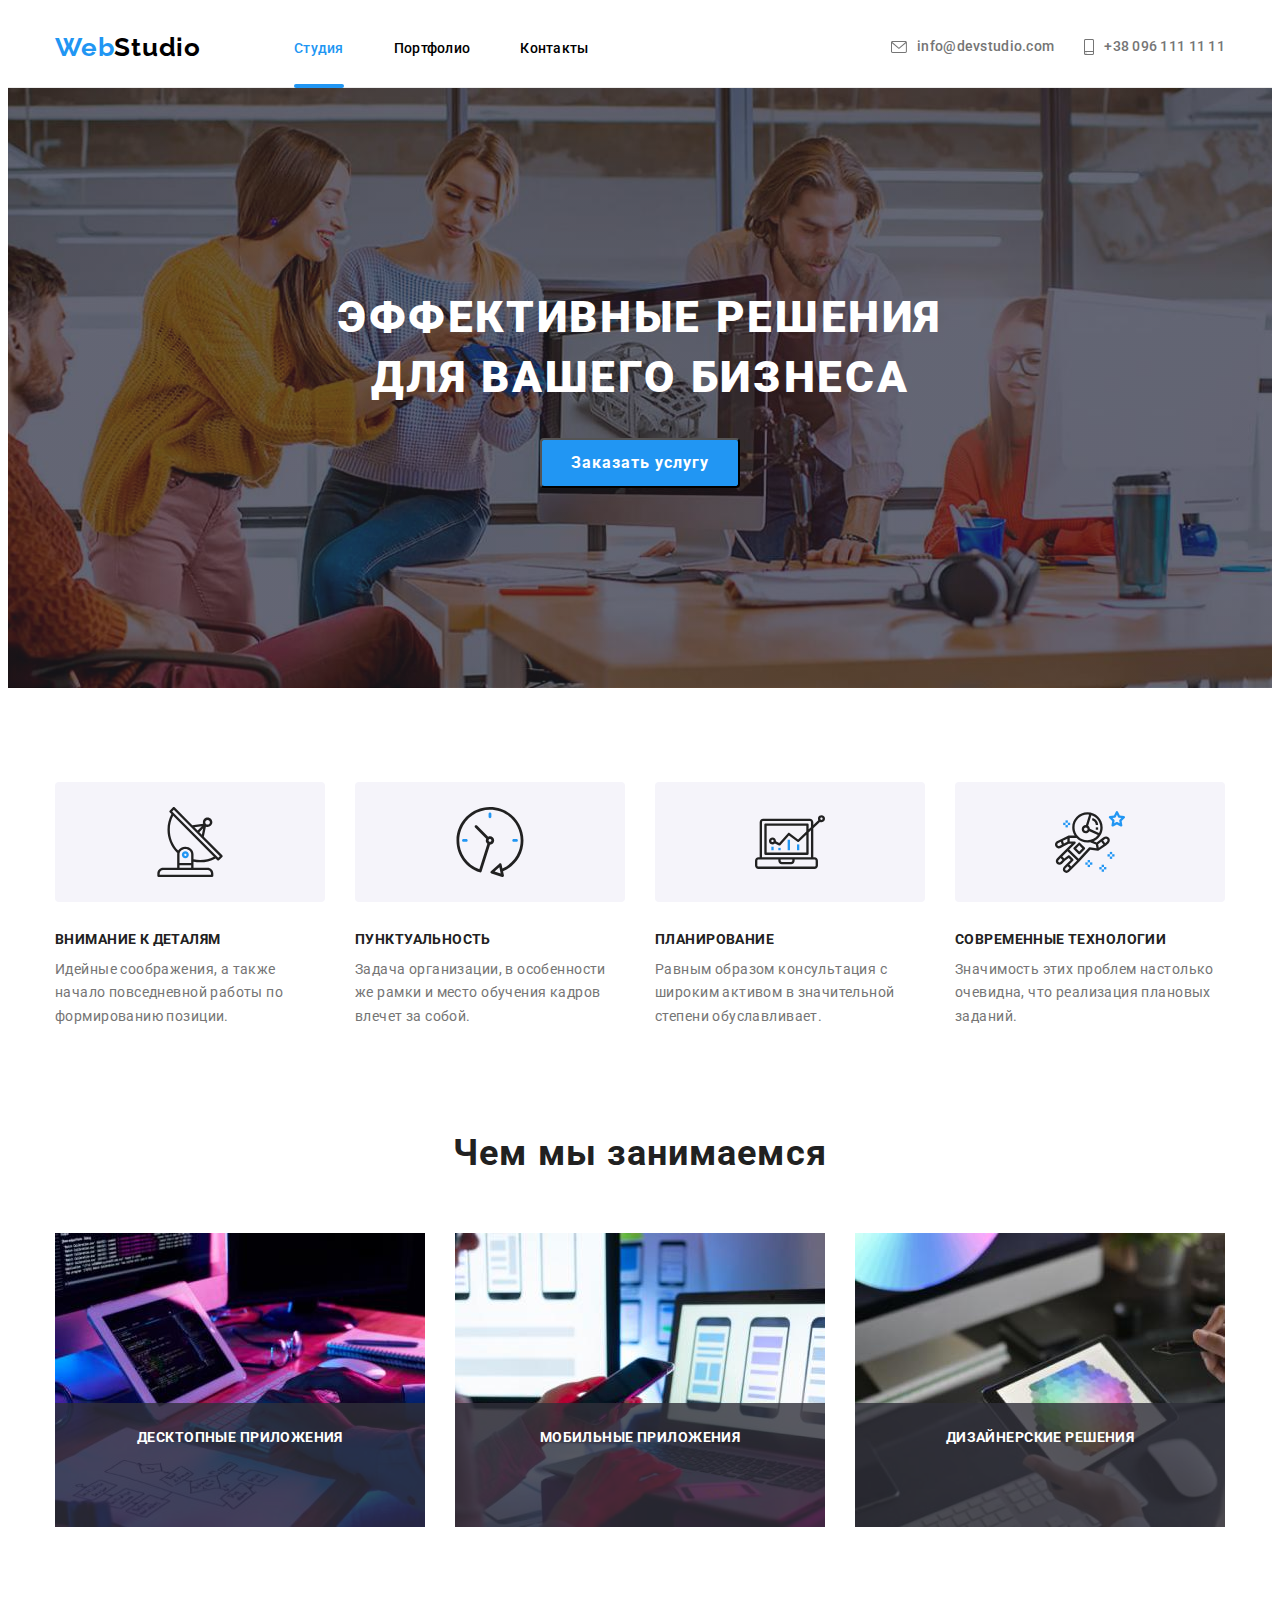
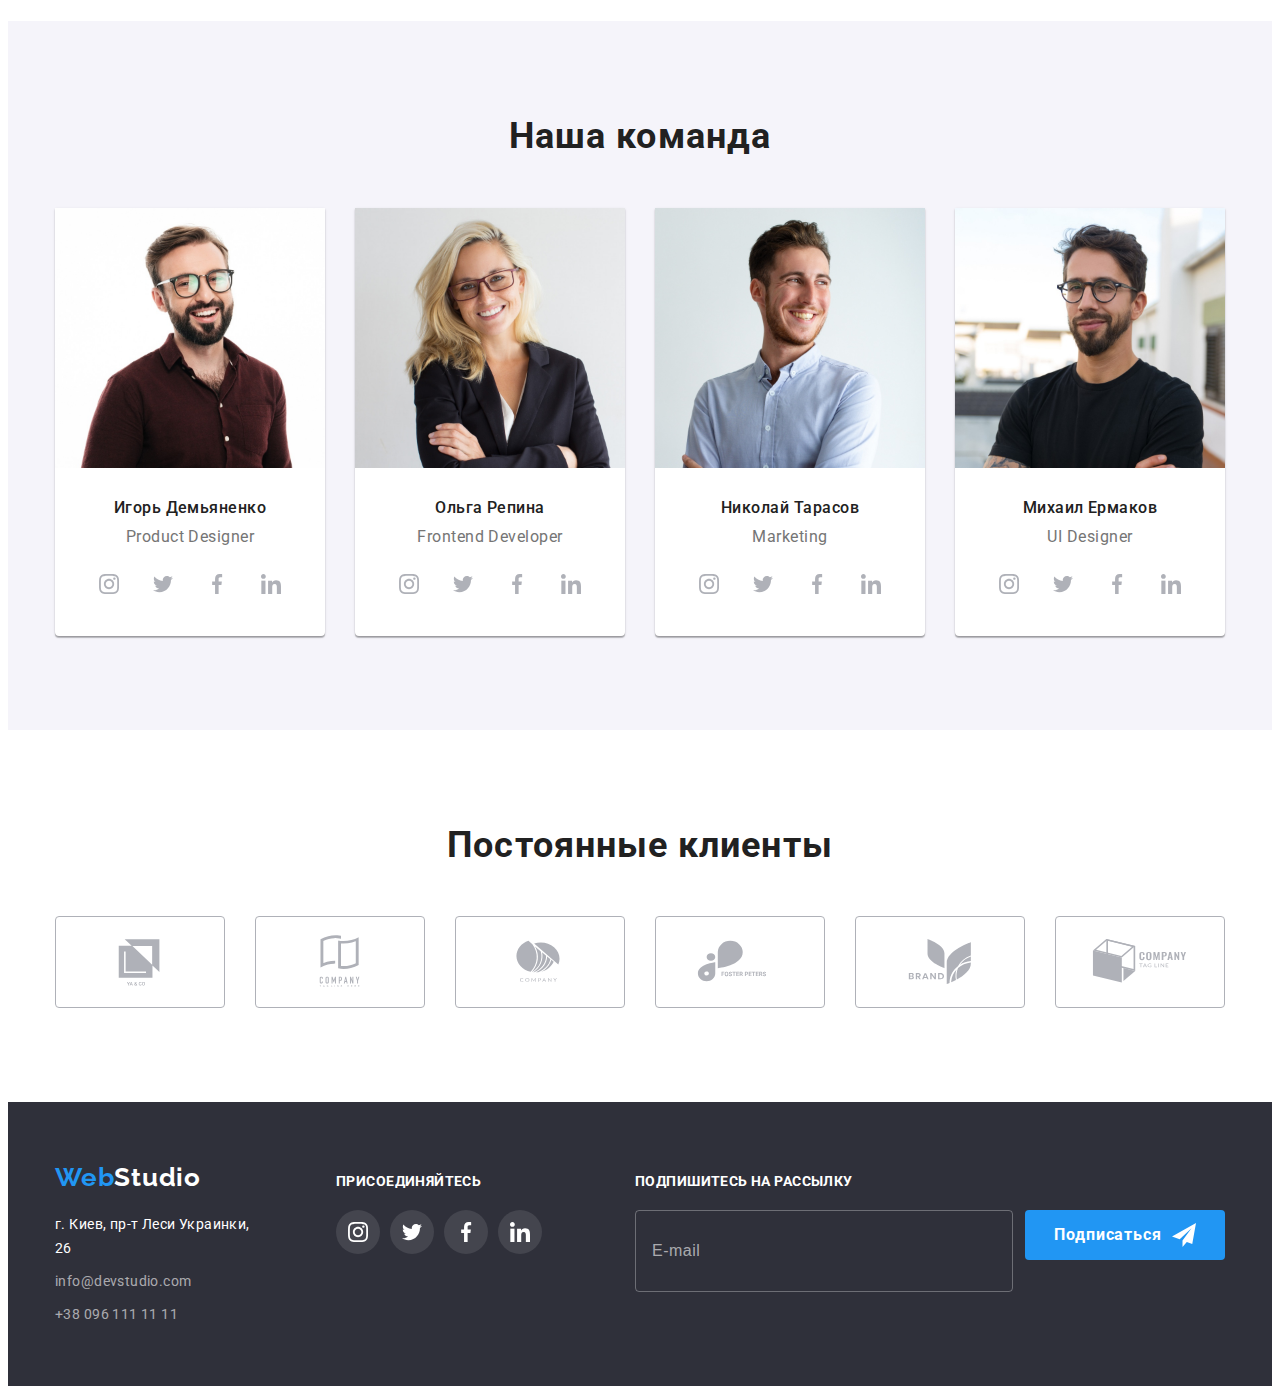
<file: index.html>
<!DOCTYPE html>
<html lang="ru">

<head>
  <meta charset="UTF-8" />
  <meta http-equiv="X-UA-Compatible" content="IE=edge" />
  <meta name="viewport" content="width=device-width, initial-scale=1.0" />
  <title>webstudio</title>
  <link rel="preconnect" href="https://fonts.googleapis.com" />
  <link rel="preconnect" href="https://fonts.gstatic.com" crossorigin />
  <link href="https://fonts.googleapis.com/css2?family=Raleway:wght@700&family=Roboto:wght@400;500;700;900&display=swap"
    rel="stylesheet" />
  <link rel="stylesheet" href="https://cdnjs.cloudflare.com/ajax/libs/modern-normalize/1.1.0/modern-normalize.min.css"
    integrity="sha512-wpPYUAdjBVSE4KJnH1VR1HeZfpl1ub8YT/NKx4PuQ5NmX2tKuGu6U/JRp5y+Y8XG2tV+wKQpNHVUX03MfMFn9Q=="
    crossorigin="anonymous" referrerpolicy="no-referrer" />
  <link rel="stylesheet" href="./css/styles.css" />
</head>

<body>
  <header class="header">
    <div class="container header-container">
      <a class="header-logo" href="./index.html">
        <span class="header-web" lang="en">Web</span><span class="header-studio" lang="en">Studio</span>
      </a>
      <nav class="header-nav">
        <ul class="header-list list">
          <li class="header-item">
            <a href="./index.html" class="header-link link current">Студия</a>
          </li>
          <li class="header-item">
            <a href="./portfolio.html" class="header-link link">Портфолио</a>
          </li>
          <li class="header-item">
            <a href="" class="header-link link">Контакты</a>
          </li>
        </ul>
      </nav>

      <ul class="header-contacts list">
        <li class="header-contacts-item">
          <a href="mailto:info@devstudio.com" class="header-contacts link">
            <svg class="header-contacts-icon" width="16" height="12">
              <use href="./images/icons.svg#icon-envelope"></use>
            </svg>
            info@devstudio.com</a>
        </li>
        <li class="header-item">
          <a href="tel:+380961111111" class="header-contacts link">
            <svg class="header-contacts-icon" width="10" height="16">
              <use href="./images/icons.svg#icon-smartphone"></use>
            </svg>
            +38 096 111 11 11
          </a>
        </li>
      </ul>
    </div>
  </header>

  <main>
    <section class="hero">
      <div class="container hero-container">
        <h1 class="hero-title">Эффективные решения для вашего бизнеса</h1>
        <button class="hero-btn" type="button" data-modal-open>Заказать услугу</button>
      </div>
    </section>

    <section class="features">
      <h2 class="visually-hidden">Особенности</h2>
      <div class="container features-container">
        <ul class="features-list list">
          <li class="features-item">
            <div class="features-picture">
              <svg class="features-icon" width="70" height="70">
                <use href="./images/icons.svg#icon-antenna">
                </use>
              </svg>
            </div>
            <h3 class="features-title">Внимание к деталям</h3>
            <p class="features-text">
              Идейные соображения, а также начало повседневной работы по
              формированию позиции.
            </p>
          </li>
          <li class="features-item">
            <div class="features-picture">
              <svg class="features-icon" width="70" height="70">
                <use href="./images/icons.svg#icon-clock">
                </use>
              </svg>
            </div>
            <h3 class="features-title">Пунктуальность</h3>
            <p class="features-text">
              Задача организации, в особенности же рамки и место обучения кадров
              влечет за собой.
            </p>
          </li>
          <li class="features-item">
            <div class="features-picture">
              <svg class="features-icon" width="70" height="70">
                <use href="./images/icons.svg#icon-diagram">
                </use>
              </svg>
            </div>
            <h3 class="features-title">Планирование</h3>
            <p class="features-text">
              Равным образом консультация с широким активом в значительной
              степени обуславливает.
            </p>
          </li>
          <li class="features-item">
            <div class="features-picture">
              <svg class="features-icon" width="70" height="70">
                <use href="./images/icons.svg#icon-astronaut">
                </use>
              </svg>
            </div>
            <h3 class="features-title">Современные технологии</h3>
            <p class="features-text">
              Значимость этих проблем настолько очевидна, что реализация
              плановых заданий.
            </p>
          </li>
        </ul>
      </div>
    </section>

    <section class="about-us">
      <div class="container">
        <h2 class="about-us-title">Чем мы занимаемся</h2>
        <ul class="about-us-list list">
          <li class="about-us-item">
            <div class="about-us-item-wrap">
              <img src="./images/about-us/about-us-1.jpg" alt="человек набирает текст" width="370" height="294" />
              <p class="about-us-item-text">Десктопные приложения</p>
            </div>
          </li>
          <li class="about-us-item">
            <div class="about-us-item-wrap">
              <img src="./images/about-us/about-us-2.jpg" alt="человек смотрит на телефон" width="370" height="294" />
              <p class="about-us-item-text">Мобильные приложения</p>
            </div>
          </li>
          <li class="about-us-item">
            <div class="about-us-item-wrap">
              <img src="./images/about-us/about-us-3.jpg" alt="человек смотрит на палитру цветов" width="370"
                height="294" />
              <p class="about-us-item-text">Дизайнерские решения</p>
            </div>
          </li>
        </ul>
      </div>
    </section>

    <section class="our-team">
      <div class="container">
        <h2 class="our-team-title">Наша команда</h2>
        <ul class="our-team-list list">
          <li class="our-team-item">
            <img src="./images/our-team/our-team-1.jpg" alt="дизайнер Игорь Демьяненко" width="270" height="260" />
            <div class="our-team-item-content">
              <h3 class="our-team-subtitle">Игорь Демьяненко</h3>
              <p class="our-team-text" lang="en">Product Designer</p>
              <ul class="our-team-social-list list">
                <li class="our-team-social-item">
                  <a href="" class="our-team-social-link">
                    <svg class="our-team-social-icon" width="20" height="20">
                      <use href="./images/icons.svg#icon-instagram">
                      </use>
                    </svg>
                  </a>
                </li>
                <li class="our-team-social-item">
                  <a href="" class="our-team-social-link">
                    <svg class="our-team-social-icon" width="20" height="20">
                      <use href="./images/icons.svg#icon-twitter">
                      </use>
                    </svg>
                  </a>
                </li>
                <li class="our-team-social-item">
                  <a href="" class="our-team-social-link">
                    <svg class="our-team-social-icon" width="20" height="20">
                      <use href="./images/icons.svg#icon-facebook">
                      </use>
                    </svg>
                  </a>
                </li>
                <li class="our-team-social-item">
                  <a href="" class="our-team-social-link">
                    <svg class="our-team-social-icon" width="20" height="20">
                      <use href="./images/icons.svg#icon-linkedin">
                      </use>
                    </svg>
                  </a>
                </li>
              </ul>
            </div>
          </li>
          <li class="our-team-item">
            <img src="./images/our-team/our-team-2.jpg" alt="девелопер Ольга Репина" width="270" height="260" />
            <div class="our-team-item-content">
              <h3 class="our-team-subtitle">Ольга Репина</h3>
              <p class="our-team-text" lang="en">Frontend Developer</p>
              <ul class="our-team-social-list list">
                <li class="our-team-social-item">
                  <a href="" class="our-team-social-link">
                    <svg class="our-team-social-icon" width="20" height="20">
                      <use href="./images/icons.svg#icon-instagram">
                      </use>
                    </svg>
                  </a>
                </li>
                <li class="our-team-social-item">
                  <a href="" class="our-team-social-link">
                    <svg class="our-team-social-icon" width="20" height="20">
                      <use href="./images/icons.svg#icon-twitter">
                      </use>
                    </svg>
                  </a>
                </li>
                <li class="our-team-social-item">
                  <a href="" class="our-team-social-link">
                    <svg class="our-team-social-icon" width="20" height="20">
                      <use href="./images/icons.svg#icon-facebook">
                      </use>
                    </svg>
                  </a>
                </li>
                <li class="our-team-social-item">
                  <a href="" class="our-team-social-link">
                    <svg class="our-team-social-icon" width="20" height="20">
                      <use href="./images/icons.svg#icon-linkedin">
                      </use>
                    </svg>
                  </a>
                </li>
              </ul>
            </div>
          </li>
          <li class="our-team-item">
            <img src="./images/our-team/our-team-3.jpg" alt="маркетинг Николай Тарасов" width="270" height="260" />
            <div class="our-team-item-content">
              <h3 class="our-team-subtitle">Николай Тарасов</h3>
              <p class="our-team-text" lang="en">Marketing</p>
              <ul class="our-team-social-list list">
                <li class="our-team-social-item">
                  <a href="" class="our-team-social-link">
                    <svg class="our-team-social-icon" width="20" height="20">
                      <use href="./images/icons.svg#icon-instagram">
                      </use>
                    </svg>
                  </a>
                </li>
                <li class="our-team-social-item">
                  <a href="" class="our-team-social-link">
                    <svg class="our-team-social-icon" width="20" height="20">
                      <use href="./images/icons.svg#icon-twitter">
                      </use>
                    </svg>
                  </a>
                </li>
                <li class="our-team-social-item">
                  <a href="" class="our-team-social-link">
                    <svg class="our-team-social-icon" width="20" height="20">
                      <use href="./images/icons.svg#icon-facebook">
                      </use>
                    </svg>
                  </a>
                </li>
                <li class="our-team-social-item">
                  <a href="" class="our-team-social-link">
                    <svg class="our-team-social-icon" width="20" height="20">
                      <use href="./images/icons.svg#icon-linkedin">
                      </use>
                    </svg>
                  </a>
                </li>
              </ul>
            </div>
          </li>
          <li class="our-team-item">
            <img src="./images/our-team/our-team-4.jpg" alt="дизайнер Михаил Ермаков" width="270" height="260" />
            <div class="our-team-item-content">
              <h3 class="our-team-subtitle">Михаил Ермаков</h3>
              <p class="our-team-text" lang="en">UI Designer</p>
              <ul class="our-team-social-list list">
                <li class="our-team-social-item">
                  <a href="" class="our-team-social-link">
                    <svg class="our-team-social-icon" width="20" height="20">
                      <use href="./images/icons.svg#icon-instagram">
                      </use>
                    </svg>
                  </a>
                </li>
                <li class="our-team-social-item">
                  <a href="" class="our-team-social-link">
                    <svg class="our-team-social-icon" width="20" height="20">
                      <use href="./images/icons.svg#icon-twitter">
                      </use>
                    </svg>
                  </a>
                </li>
                <li class="our-team-social-item">
                  <a href="" class="our-team-social-link">
                    <svg class="our-team-social-icon" width="20" height="20">
                      <use href="./images/icons.svg#icon-facebook">
                      </use>
                    </svg>
                  </a>
                </li>
                <li class="our-team-social-item">
                  <a href="" class="our-team-social-link">
                    <svg class="our-team-social-icon" width="20" height="20">
                      <use href="./images/icons.svg#icon-linkedin">
                      </use>
                    </svg>
                  </a>
                </li>
              </ul>
            </div>
          </li>
        </ul>
      </div>
    </section>

    <section class="clients">
      <div class="container">
        <h2 class="clients-title">Постоянные клиенты</h2>
        <ul class="clients-list list">
          <li class="clients-item">
            <a href="" class="clients-link">
              <svg class="clients-icon" width="106" height="60">
                <use href="./images/icons.svg#icon-client1">
                </use>
              </svg>
            </a>
          </li>
          <li class="clients-item">
            <a href="" class="clients-link">
              <svg class="clients-icon" width="106" height="60">
                <use href="./images/icons.svg#icon-client2">
                </use>
              </svg>
            </a>
          </li>
          <li class="clients-item">
            <a href="" class="clients-link">
              <svg class="clients-icon" width="106" height="60">
                <use href="./images/icons.svg#icon-client3">
                </use>
              </svg>
            </a>
          </li>
          <li class="clients-item">
            <a href="" class="clients-link">
              <svg class="clients-icon" width="106" height="60">
                <use href="./images/icons.svg#icon-client4">
                </use>
              </svg>
            </a>
          </li>
          <li class="clients-item">
            <a href="" class="clients-link">
              <svg class="clients-icon" width="106" height="60">
                <use href="./images/icons.svg#icon-client5">
                </use>
              </svg>
            </a>
          </li>
          <li class="clients-item">
            <a href="" class="clients-link">
              <svg class="clients-icon" width="106" height="60">
                <use href="./images/icons.svg#icon-client6">
                </use>
              </svg>
            </a>
          </li>
        </ul>
      </div>
    </section>
  </main>

  <footer class="footer">
    <div class="container footer-container">
      <div class="footer-contact-info">
        <a class="footer-logo" href="./index.html"><span class="footer-web" lang="en">Web</span><span
            class="footer-studio" lang="en">Studio</span></a>
        <address class="footer-address">
          <ul class="footer-address-list list">
            <li class="footer-address-item">
              <a href="https://goo.gl/maps/FD98pW3v6EqiZi8m8" class="footer-address-map link" target="_blank"
                rel="noopener noreferrer">
                г. Киев, пр-т Леси Украинки, 26
              </a>
            </li>
            <li class="footer-address-item">
              <a href="mailto:info@devstudio.com" class="footer-address-mail link">
                info@devstudio.com
              </a>
            </li>
            <li class="footer-address-item">
              <a href="tel:+380961111111" class="footer-address-tel link">
                +38 096 111 11 11
              </a>
            </li>
          </ul>
        </address>
      </div>
      <div class="footer-social">
        <p class="footer-join-text">ПРИСОЕДИНЯЙТЕСЬ</p>
        <ul class="footer-social-list list">
          <li class="footer-social-item">
            <a href="" class="footer-social-link">
              <svg class="footer-social-icon" width="20" height="20">
                <use href="./images/icons.svg#icon-instagram">
                </use>
              </svg>
            </a>
          </li>
          <li class="footer-social-item">
            <a href="" class="footer-social-link">
              <svg class="footer-social-icon" width="20" height="20">
                <use href="./images/icons.svg#icon-twitter">
                </use>
              </svg>
            </a>
          </li>
          <li class="footer-social-item">
            <a href="" class="footer-social-link">
              <svg class="footer-social-icon" width="20" height="20">
                <use href="./images/icons.svg#icon-facebook">
                </use>
              </svg>
            </a>
          </li>
          <li class="footer-social-item">
            <a href="" class="footer-social-link">
              <svg class="footer-social-icon" width="20" height="20">
                <use href="./images/icons.svg#icon-linkedin">
                </use>
              </svg>
            </a>
          </li>
        </ul>
      </div>
      <div class="footer-mailing">
        <h2 class="footer-mailing-title">Подпишитесь на рассылку</h2>
        <form action="#" class="mailing-form">
          <div class="mailing-wrap">
            <input type="email" name="mailing-email" class="mailing-input" placeholder="E-mail" required>
            <button type="submit" class="btn mailing-btn">Подписаться<svg class="mailing-icon" width="24" height="24">
                <use href="./images/icons.svg#icon-icon-send"></use>
              </svg>
            </button>
          </div>
        </form>
      </div>
    </div>
  </footer>

  <div class="backdrop is-hidden" data-modal>
    <div class="modal">
      <button type="button" class="modal-close" data-modal-close>
        <svg class="icon-close" width="18" height="18">
          <use href="./images/icons.svg#icon-close-black">
          </use>
        </svg>
      </button>
      <p class="modal-title">Оставьте свои данные, мы вам перезвоним</p>
      <form action="#" class="modal-form"></form>
      <div class="modal-form-info">
        <label for="user-name" class="modal-personalization-text">Имя</label>
        <div class="modal-personalization-wrap">
          <input type="text" name="user-name" class="modal-personalization" required="required" id="user-name">
          <svg class="input-icon" width="18" height="18">
            <use href="./images/icons.svg#icon-person-18"></use>
          </svg>
        </div>
      </div>
      <div class="modal-form-info">
        <label for="user-phone" class="modal-personalization-text">Телефон</label>
        <div class="modal-personalization-wrap">
          <input type="text" name="user-phone" class="modal-personalization" required="required" id="user-phone">
          <svg class="input-icon" width="18" height="18">
            <use href="./images/icons.svg#icon-phone-18dp"></use>
          </svg>
        </div>
      </div>
      <div class="modal-form-info">
        <label for="user-email" class="modal-personalization-text">Почта</label>
        <div class="modal-personalization-wrap">
          <input type="text" name="user-email" class="modal-personalization" required="required" id="user-email">
          <svg class="input-icon" width="18" height="18">
            <use href="./images/icons.svg#icon-email-18"></use>
          </svg>
        </div>
      </div>
      <div class="modal-form-info">
        <label for="user-comment" class="modal-personalization-text">Комментарий</label>
        <textarea name="user-comment" id="user-comment" class="modal-comment" placeholder="Введите текст"></textarea>
      </div>

      <div class="modal-form-agreement">
        <input type="checkbox" name="agreement" id="modal-check" class="modal-check visually-hidden">
        <label for="modal-check" class="agreement-text"><span><svg class="icon-checkmark" width="16" height="15">
              <use href="./images/icons.svg#icon-checkmark"></use>
            </svg></span>Соглашаюсь с рассылкой и принимаю&nbsp;<a href="" class="agreemnet-link">Условия
            договора</a></label>
      </div>

      <button type="submit" class="btn modal-btn">Отправить</button>
    </div>
  </div>
  <script src="./js/modal.js"></script>
</body>

</html>
</file>
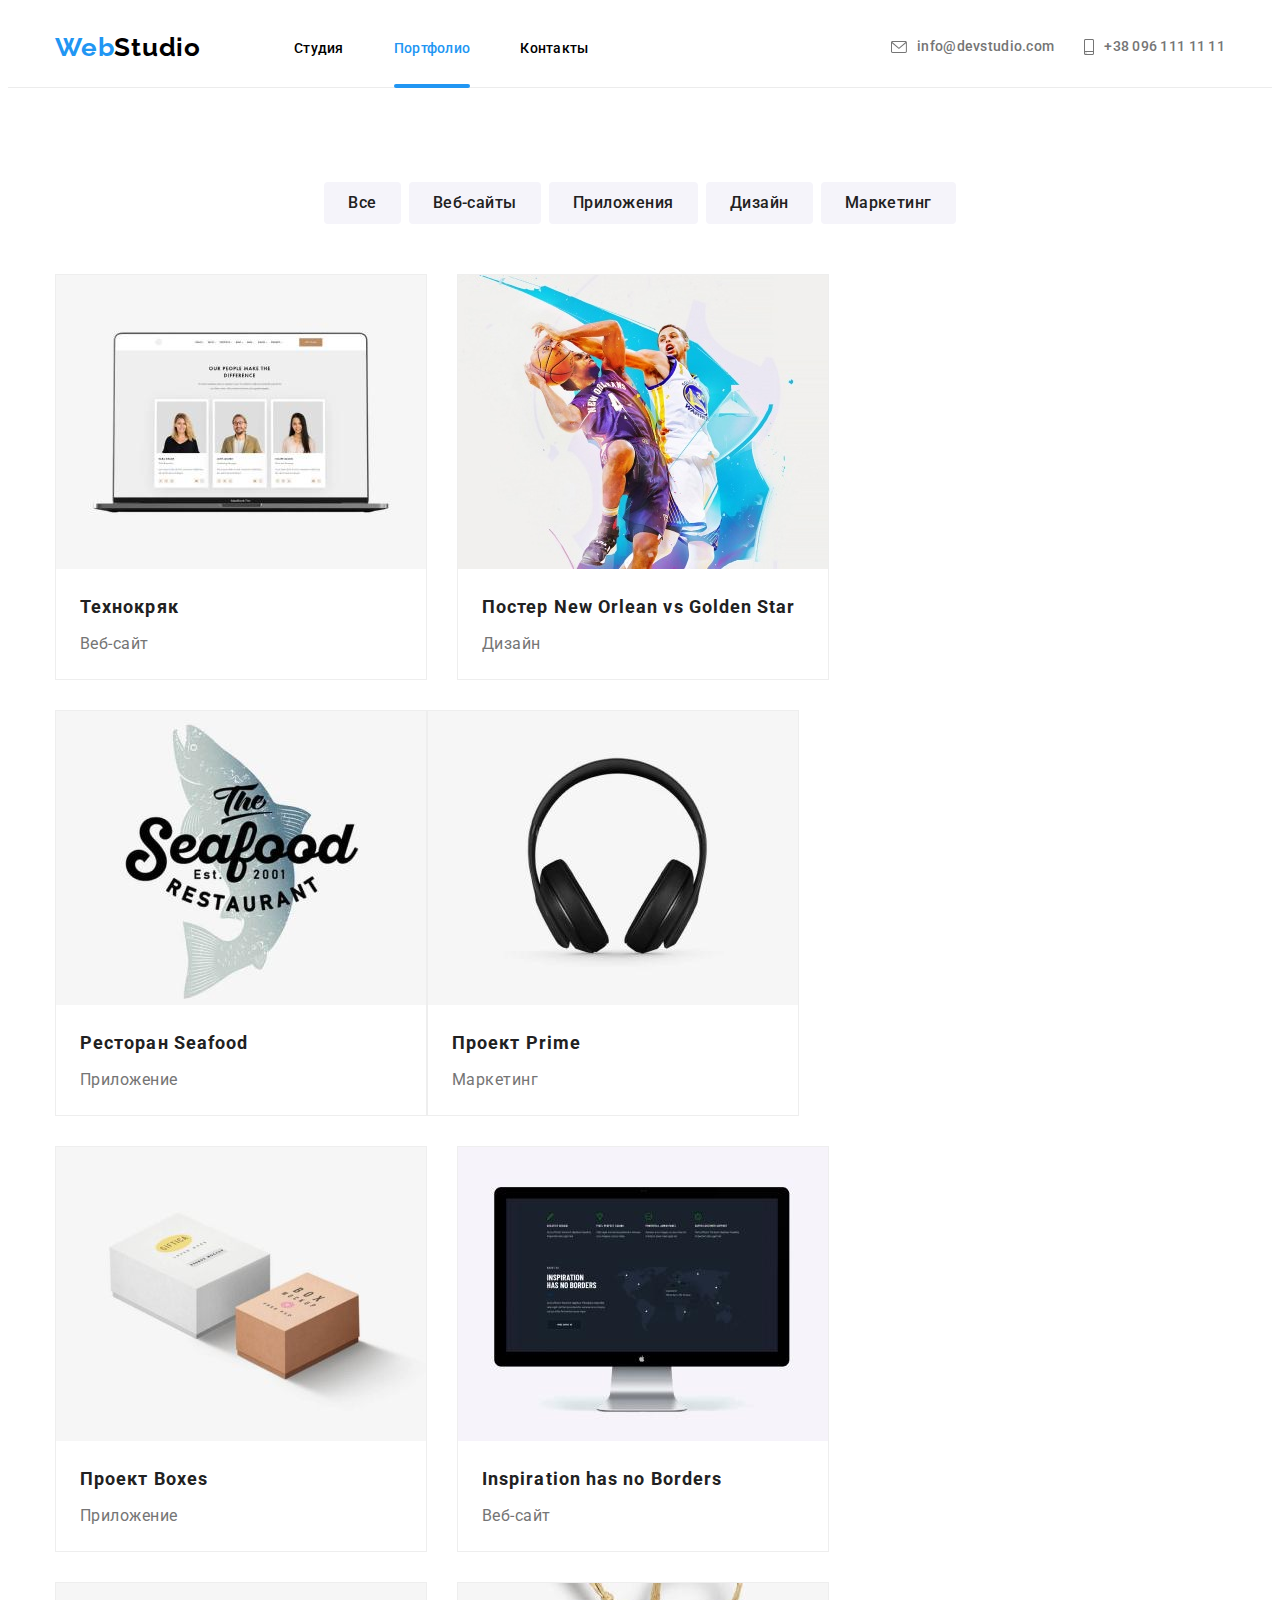
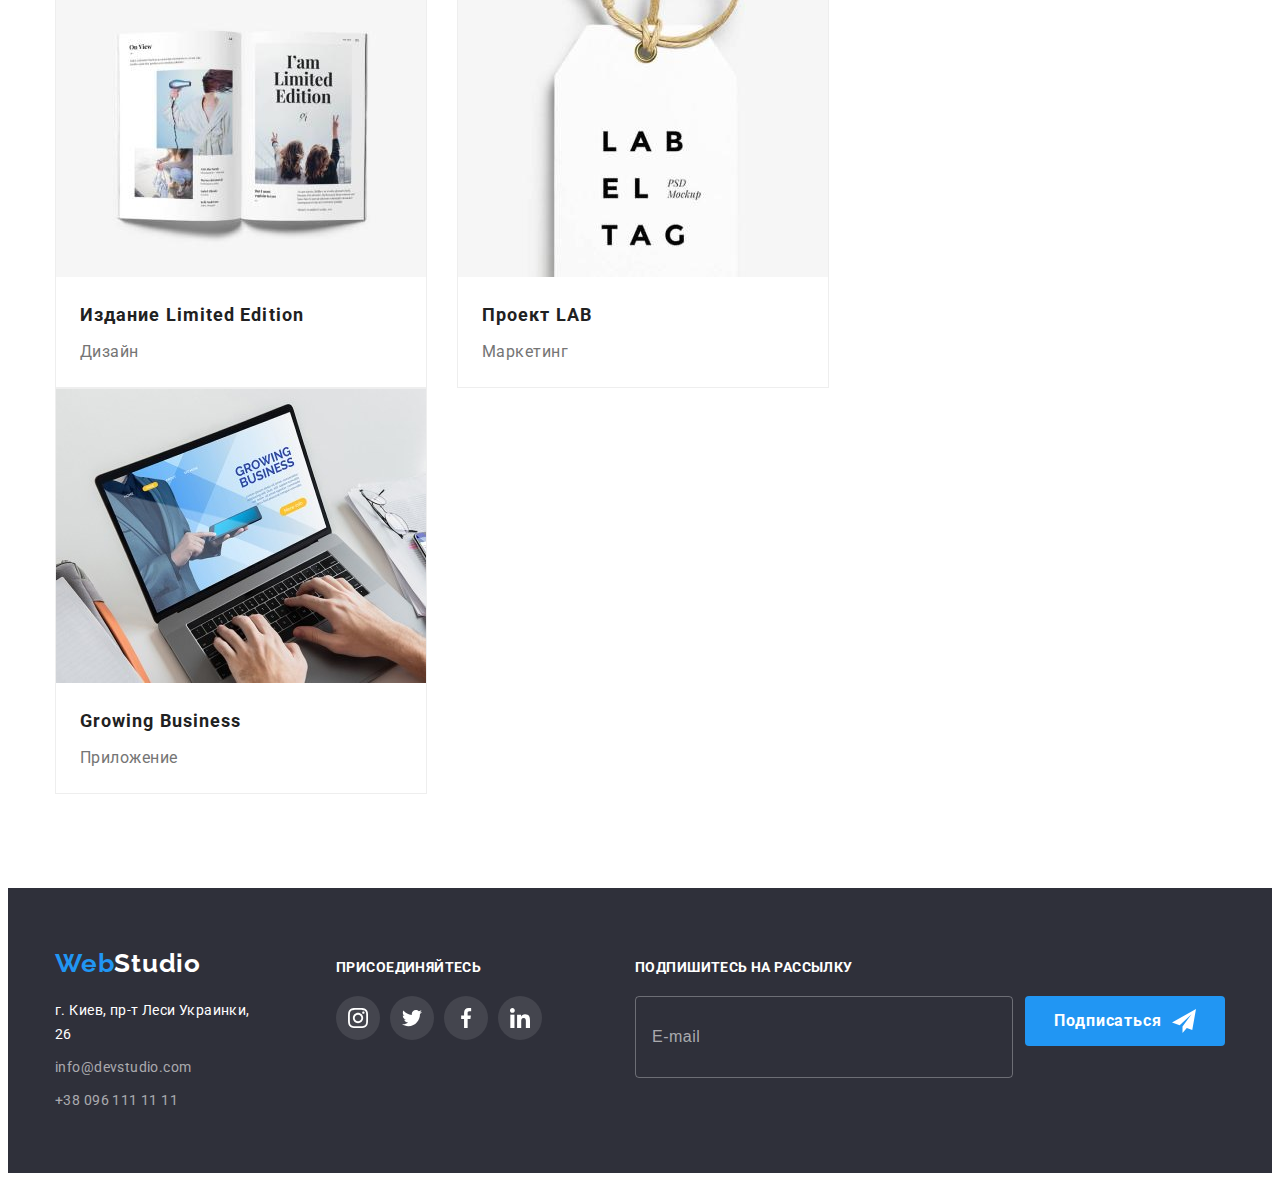
<file: portfolio.html>
<!DOCTYPE html>
<html lang="ru">

<head>
  <meta charset="UTF-8" />
  <meta http-equiv="X-UA-Compatible" content="IE=edge" />
  <meta name="viewport" content="width=device-width, initial-scale=1.0" />
  <title>webstudio</title>
  <link rel="preconnect" href="https://fonts.googleapis.com" />
  <link rel="preconnect" href="https://fonts.gstatic.com" crossorigin />
  <link href="https://fonts.googleapis.com/css2?family=Raleway:wght@700&family=Roboto:wght@400;500;700;900&display=swap"
    rel="stylesheet" />
  <link rel="stylesheet" href="https://cdnjs.cloudflare.com/ajax/libs/modern-normalize/1.1.0/modern-normalize.min.css"
    integrity="sha512-wpPYUAdjBVSE4KJnH1VR1HeZfpl1ub8YT/NKx4PuQ5NmX2tKuGu6U/JRp5y+Y8XG2tV+wKQpNHVUX03MfMFn9Q=="
    crossorigin="anonymous" referrerpolicy="no-referrer" />
  <link rel="stylesheet" href="./css/styles.css" />
</head>

<body>
  <header class="header">
    <div class="container header-container">
      <a class="header-logo" href="./index.html">
        <span class="header-web" lang="en">Web</span><span class="header-studio" lang="en">Studio</span>
      </a>
      <nav class="header-nav">
        <ul class="header-list list">
          <li class="header-item">
            <a href="./index.html" class="header-link link ">Студия</a>
          </li>
          <li class="header-item">
            <a href="./portfolio.html" class="header-link link current">Портфолио</a>
          </li>
          <li class="header-item">
            <a href="" class="header-link link">Контакты</a>
          </li>
        </ul>
      </nav>

      <ul class="header-contacts list">
        <li class="header-contacts-item">
          <a href="mailto:info@devstudio.com" class="header-contacts link">
            <svg class="header-contacts-icon" width="16" height="12">
              <use href="./images/icons.svg#icon-envelope"></use>
            </svg>
            info@devstudio.com</a>
        </li>
        <li class="header-item">
          <a href="tel:+380961111111" class="header-contacts link">
            <svg class="header-contacts-icon" width="10" height="16">
              <use href="./images/icons.svg#icon-smartphone"></use>
            </svg>
            +38 096 111 11 11
          </a>
        </li>
      </ul>
    </div>
  </header>

  <main>
    <section class="filter">
      <div class="container">
        <h1 class="visually-hidden">Фильтр</h1>
        <ul class="filter-list list">
          <li class="filter-item"><button type="button" class="filter-button">Все</button></li>
          <li class="filter-item"><button type="button" class="filter-button">Веб-сайты</button></li>
          <li class="filter-item"><button type="button" class="filter-button">Приложения</button></li>
          <li class="filter-item"><button type="button" class="filter-button">Дизайн</button></li>
          <li class="filter-item"><button type="button" class="filter-button">Маркетинг</button></li>
        </ul>
        <ul class="filter-examples list">
          <li class="filter-examples-item"><a href="" class="filter-examples-link link"></a>
            <div class="filter-examples-item-wrap">
              <img src="./images/portfolio/portfolio1.jpg" alt="веб-сайт технокряк" width="370" height="294" />
              <p class="filter-examples-description-text">Технокряк это современная площадка распространения
                коронавируса. Компании используют эту платформу для цифрового шпионажа и атак на защищённые сервера
                конкурентов.</p>
            </div>
            <div class="filter-examples-main-text">
              <h2 class="filter-examples-title">Технокряк</h2>
              <p class="filter-examples-text">Веб-сайт</p>
            </div>
          </li>
          <li class="filter-examples-item"><a href="" class="filter-examples-link link"></a>
            <div class="filter-examples-item-wrap">
              <img src="./images/portfolio/portfolio2.jpg" alt="Постер New Orlean vs Golden Star" width="370"
                height="294" />
              <p class="filter-examples-description-text">Технокряк это современная площадка распространения
                коронавируса. Компании используют эту платформу для цифрового шпионажа и атак на защищённые сервера
                конкурентов.</p>
            </div>
            <div class="filter-examples-main-text">
              <h2 class="filter-examples-title">Постер <span lang="en">New Orlean vs Golden Star</span></h2>
              <p class="filter-examples-text">Дизайн</p>
            </div>
          </li>
          <li class="filter-examples-item"><a href="" class="filter-examples-link link"></a>
            <div class="filter-examples-item-wrap">
              <img src="./images/portfolio/portfolio3.jpg" alt="Ресторан Seafood" width="370" height="294" />
              <p class="filter-examples-description-text">Технокряк это современная площадка распространения
                коронавируса. Компании используют эту платформу для цифрового шпионажа и атак на защищённые сервера
                конкурентов.</p>
            </div>
            <div class="filter-examples-main-text">
              <h2 class="filter-examples-title">Ресторан <span lang="en">Seafood</span></h2>
              <p class="filter-examples-text">Приложение</p>
            </div>
          </li>
          <li class="filter-examples-item"><a href="" class="filter-examples-link link"></a>
            <div class="filter-examples-item-wrap">
              <img src="./images/portfolio/portfolio4.jpg" alt="Проект Prime" width="370" height="294" />
              <p class="filter-examples-description-text">Технокряк это современная площадка распространения
                коронавируса. Компании используют эту платформу для цифрового шпионажа и атак на защищённые сервера
                конкурентов.</p>
            </div>
            <div class="filter-examples-main-text">
              <h2 class="filter-examples-title">Проект <span lang="en">Prime</span></h2>
              <p class="filter-examples-text">Маркетинг</p>
            </div>
          </li>
          <li class="filter-examples-item"><a href="" class="filter-examples-link link"></a>
            <div class="filter-examples-item-wrap">
              <img src="./images/portfolio/portfolio5.jpg" alt="Проект Boxes" width="370" height="294" />
              <p class="filter-examples-description-text">Технокряк это современная площадка распространения
                коронавируса. Компании используют эту платформу для цифрового шпионажа и атак на защищённые сервера
                конкурентов.</p>
            </div>
            <div class="filter-examples-main-text">
              <h2 class="filter-examples-title">Проект <span lang="en">Boxes</span></h2>
              <p class="filter-examples-text">Приложение</p>
            </div>
          </li>
          <li class="filter-examples-item"><a href="" class="filter-examples-link link"></a>
            <div class="filter-examples-item-wrap">
              <img src="./images/portfolio/portfolio6.jpg" alt="Inspiration has no Borders" width="370" height="294" />
              <p class="filter-examples-description-text">Технокряк это современная площадка распространения
                коронавируса. Компании используют эту платформу для цифрового шпионажа и атак на защищённые сервера
                конкурентов.</p>
            </div>
            <div class="filter-examples-main-text">
              <h2 class="filter-examples-title"><span lang="en">Inspiration has no Borders</span></h2>
              <p class="filter-examples-text">Веб-сайт</p>
            </div>
          </li>
          <li class="filter-examples-item"><a href="" class="filter-examples-link link"></a>
            <div class="filter-examples-item-wrap">
              <img src="./images/portfolio/portfolio7.jpg" alt="Издание Limited Edition" width="370" height="294" />
              <p class="filter-examples-description-text">Технокряк это современная площадка распространения
                коронавируса. Компании используют эту платформу для цифрового шпионажа и атак на защищённые сервера
                конкурентов.</p>
            </div>
            <div class="filter-examples-main-text">
              <h2 class="filter-examples-title">Издание <span lang="en">Limited Edition</span></h2>
              <p class="filter-examples-text">Дизайн</p>
            </div>
          </li>
          <li class="filter-examples-item"><a href="" class="filter-examples-link link"></a>
            <div class="filter-examples-item-wrap">
              <img src="./images/portfolio/portfolio8.jpg" alt="Проект LAB" width="370" height="294" />
              <p class="filter-examples-description-text">Технокряк это современная площадка распространения
                коронавируса. Компании используют эту платформу для цифрового шпионажа и атак на защищённые сервера
                конкурентов.</p>
            </div>
            <div class="filter-examples-main-text">
              <h2 class="filter-examples-title">Проект <span lang="en">LAB</span></h2>
              <p class="filter-examples-text">Маркетинг</p>
            </div>
          </li>
          <li class="filter-examples-item"><a href="" class="filter-examples-link link"></a>
            <div class="filter-examples-item-wrap">
              <img src="./images/portfolio/portfolio9.jpg" alt="Growing Business" width="370" height="294" />
              <p class="filter-examples-description-text">Технокряк это современная площадка распространения
                коронавируса. Компании используют эту платформу для цифрового шпионажа и атак на защищённые сервера
                конкурентов.</p>
            </div>
            <div class="filter-examples-main-text">
              <h2 class="filter-examples-title"><span lang="en">Growing Business</span></h2>
              <p class="filter-examples-text">Приложение</p>
            </div>
          </li>
        </ul>
      </div>
    </section>
  </main>

  <footer class="footer">
    <div class="container footer-container">
      <div class="footer-contact-info">
        <a class="footer-logo" href="./index.html"><span class="footer-web" lang="en">Web</span><span
            class="footer-studio" lang="en">Studio</span></a>
        <address class="footer-address">
          <ul class="footer-address-list list">
            <li class="footer-address-item">
              <a href="https://goo.gl/maps/FD98pW3v6EqiZi8m8" class="footer-address-map link" target="_blank"
                rel="noopener noreferrer">
                г. Киев, пр-т Леси Украинки, 26
              </a>
            </li>
            <li class="footer-address-item">
              <a href="mailto:info@devstudio.com" class="footer-address-mail link">
                info@devstudio.com
              </a>
            </li>
            <li class="footer-address-item">
              <a href="tel:+380961111111" class="footer-address-tel link">
                +38 096 111 11 11
              </a>
            </li>
          </ul>
        </address>
      </div>
      <div class="footer-social">
        <p class="footer-join-text">ПРИСОЕДИНЯЙТЕСЬ</p>
        <ul class="footer-social-list list">
          <li class="footer-social-item">
            <a href="" class="footer-social-link">
              <svg class="footer-social-icon" width="20" height="20">
                <use href="./images/icons.svg#icon-instagram">
                </use>
              </svg>
            </a>
          </li>
          <li class="footer-social-item">
            <a href="" class="footer-social-link">
              <svg class="footer-social-icon" width="20" height="20">
                <use href="./images/icons.svg#icon-twitter">
                </use>
              </svg>
            </a>
          </li>
          <li class="footer-social-item">
            <a href="" class="footer-social-link">
              <svg class="footer-social-icon" width="20" height="20">
                <use href="./images/icons.svg#icon-facebook">
                </use>
              </svg>
            </a>
          </li>
          <li class="footer-social-item">
            <a href="" class="footer-social-link">
              <svg class="footer-social-icon" width="20" height="20">
                <use href="./images/icons.svg#icon-linkedin">
                </use>
              </svg>
            </a>
          </li>
        </ul>
      </div>
      <div class="footer-mailing">
        <h2 class="footer-mailing-title">Подпишитесь на рассылку</h2>
        <form action="#" class="mailing-form">
          <div class="mailing-wrap">
            <input type="email" name="mailing-email" class="mailing-input" placeholder="E-mail" required>
            <button type="submit" class="btn mailing-btn">Подписаться<svg class="mailing-icon" width="24" height="24">
                <use href="./images/icons.svg#icon-icon-send"></use>
              </svg>
            </button>
          </div>
        </form>
      </div>
    </div>
  </footer>
</body>

</html>
</file>
<file: css/styles.css>
:root {
  --logo-color: #ffffff;
  --main-title-color: #ffffff;
  --second-title-color: #212121;
  --first-text-color: #757575;
  --second-text-color: #212121;
  --third-text-color: #ffffff;
  --fourth-text-color: rgba(255, 255, 255, 0.6);
  --button-color: #ffffff;
  --header-main-text-color: #000000;
  --header-second-text-color: #757575;
  --accent-color: #2196f3;
  --background-block-color: #2f303a;
  --background-block-secondary-color: #f5f4fa;
  --background-color-third-color: #ffffff;
}
p, 
h1, 
h2, 
h3, 
h4, 
h5, 
h6 {
  margin: 0 auto;
}
ul {
  margin: 0;
  padding: 0;
}
img {
  display: block;
  max-width: 100%;
  height: auto;
}
.container {
  width: 1200px;
  box-sizing: border-box;
  padding-left: 15px;
  padding-right: 15px;
  margin: 0 auto;
}
body {
  font-family: "Roboto", sans-serif;
  color: var(--main-title-color);
}
.list {
  list-style: none;
}
.link {
  text-decoration: none;
}
.visually-hidden {
  position: absolute;
  white-space: nowrap;
  width: 1px;
  height: 1px;
  overflow: hidden;
  border: 0;
  padding: 0;
  clip: rect(0 0 0 0);
  clip-path: inset(50%);
  margin: -1px;
}

/* ---------------HEADER----------------- */
.header-container {
  display: flex;
  align-items: center;
}
.header {
  padding-top: 24px;
  padding-bottom: 24px;
  border-bottom: 1px solid #ECECEC;
}
.header-link {
  font-weight: 500;
  font-size: 14px;
  line-height: 1.14;
  letter-spacing: 0.02em;
  color: var(--header-main-text-color);
  transition: color 250ms cubic-bezier(0.4, 0, 0.2, 1);
  position: relative;
}
.header-link:hover,
.header-link:focus {
  color: var(--accent-color);
}
.header-nav .link.current {
  color: var(--accent-color);
}
.header-nav .link.current::after {
  content: " ";
  width: 100%;
  height: 4px;
  border-radius: 2px;
  background-color: var(--accent-color);
  position: absolute;
  left: 0;
  bottom: -32px;
}
.header-logo {
  margin-right: 93px;
  font-family: Raleway;
  font-weight: 700;
  font-size: 26px;
  line-height: 1.19;
  letter-spacing: 0.03em;
  text-decoration: none;
}
.header-web {
  color: var(--accent-color);
}
.header-studio {
  color: var(--header-main-text-color);
}
.header-list {
  display: flex;
  align-items: center;
  }
.header-item:not(:last-child) {
  margin-right: 50px;
}
.header-contacts {
  display: flex;
  margin-left: auto;
  align-items: center;
  font-weight: 500;
  font-size: 14px;
  line-height: 1.14;
  letter-spacing: 0.02em;
  color: var(--header-second-text-color);
  text-decoration: none;
  transition: color 250ms cubic-bezier(0.4, 0, 0.2, 1);
}
.header-contacts:hover,
.header-contacts:focus {
  color: var(--accent-color);
}
.header-contacts-item:not(:last-child) {
  margin-right: 30px;
}
.header-contacts-icon {
  fill: currentColor;
  margin-right: 10px;
}

/* --------------HERO---------------- */
.hero-title {
  margin-bottom: 30px;
  font-weight: 900;
  font-size: 44px;
  line-height: 1.36;
  max-width: 696px;
  letter-spacing: 0.06em;
  text-transform: uppercase;
  color: var(--main-title-color);
}
.hero-btn {
  font-family: inherit;
  font-weight: 700;
  font-size: 16px;
  line-height: 1.87;
  align-items: center;
  text-align: center;
  letter-spacing: 0.06em;
  width: 200px; 
  height: 50px;
  cursor: pointer;
  border-radius: 4px;
  color: var(--button-color);
  background-color: var(--accent-color); 
}
.hero-container {
  text-align: center;
}
.hero {
  max-width: 1600px;
  padding-top: 200px;
  padding-bottom: 200px;
  margin: 0 auto;
  background-color: var(--background-block-color);
  background-image: linear-gradient(to right, rgba(47, 48, 58, 0.4), rgba(47, 48, 58, 0.4)), url(../images/hero-background.jpg);
  background-repeat: no-repeat;
  background-position: center;
  background-size: cover;
}
/* ----------------FEATURES---------------*/
.features-title {
  margin-bottom: 10px;
  font-weight: 700;
  font-size: 14px;
  line-height: 1.14;
  letter-spacing: 0.03em;
  text-transform: uppercase;
  color: var(--second-title-color);
}
.features-text {
  font-size: 14px;
  line-height: 1.71;
  letter-spacing: 0.03em;
  color: var(--first-text-color);
}
.features-list {
  display: flex;
  flex-wrap: wrap;
}
.features-item {
  width: 270px;
}
.features-item:not(:last-child) {
  margin-right: 30px;
}
.features {
  padding-top: 94px;
  padding-bottom: 94px;
}
.features-picture {
  display: flex;
  margin-bottom: 30px;
  align-items: center;
  justify-content: center;
  width: 270px;
  height: 120px;
  background-color: #F5F4FA;
  border-radius: 4px;
}
/* -----------------ABOUT-US-------------- */
.about-us-title {
  margin-bottom: 50px;
  font-weight: 700;
  font-size: 36px;
  line-height: 1.67;
  text-align: center;
  letter-spacing: 0.03em;
  color: var(--second-title-color);
}
.about-us {
  padding-bottom: 94px;
}
.about-us-list {
  display: flex;
}
.about-us-item:not(:last-child) {
  margin-right: 30px;
}
.about-us-item-wrap {
  position: relative;
}
.about-us-item-text {
  position: absolute;
  left: 0;
  bottom: 0;
  font-weight: 700; 
  font-size: 14px; 
  line-height: 1.14;
  letter-spacing: 0.03em;
  text-transform: uppercase;
  padding-top: 27px;
  padding-bottom: 27px;
  text-align: center;
  width: 370px;
  height: 70px;
  color: #FFFFFF;
  background-color: rgba(47, 48, 58, 0.8);
}
/* -----------------OUR-TEAM--------------- */
.our-team-title {
  margin-bottom: 50px;
  font-weight: 700;
  font-size: 36px;
  line-height: 1.17;
  text-align: center;
  letter-spacing: 0.03em;
  color: var(--second-title-color);
}
.our-team-subtitle {
  margin-bottom: 10px;
  font-weight: 500;
  font-size: 16px;
  line-height: 1.19;
  text-align: center;
  letter-spacing: 0.03em;
  color: var(--second-text-color);
}
.our-team-text {
  margin-bottom: 16px;
  font-size: 16px;
  line-height: 1.19;
  text-align: center;
  letter-spacing: 0.03em;
  color: var(--first-text-color);
}
.our-team {
  padding-top: 94px;
  padding-bottom: 94px;
  background-color: var(--background-block-secondary-color);
}
.our-team-list {
  display: flex;
  flex-wrap: wrap;
}
.our-team-item {
  width: 270px;
  background-color: #FFFFFF;
  border-bottom-left-radius: 4px;
  border-bottom-right-radius: 4px;
  box-shadow: 0px 1px 3px rgba(0, 0, 0, 0.12), 0px 1px 1px rgba(0, 0, 0, 0.14), 0px 2px 1px rgba(0, 0, 0, 0.2);
  border-radius: 0px 0px 4px 4px;
}
.our-team-item:not(:last-child) {
  margin-right: 30px;
}
.our-team-item-content {
  padding-top: 30px;
  padding-bottom: 30px;
}
.our-team-social-item {
  width: 44px;
  height: 44px;
}
.our-team-social-item:not(:last-child) {
  margin-right: 10px;
}
.our-team-social-list {
  display: flex;
  justify-content: center;
}
.our-team-social-link {
  width: 100%;
  height: 100%;
  border-radius: 50%;
  display: flex;
  align-items: center;
  justify-content: center;
  color: #AFB1B8;
  transition: background-color 250ms cubic-bezier(0.4, 0, 0.2, 1), color 250ms cubic-bezier(0.4, 0, 0.2, 1);
}
.our-team-social-icon {
  fill: #AFB1B8 ;
}
.our-team-social-link:hover,
.our-team-social-link:focus {
  background-color: var(--accent-color)
}
.our-team-social-link:hover .our-team-social-icon,
.our-team-social-link:focus .our-team-social-icon {
  fill: #FFFFFF;
}
/* -----------------CLIENTS---------------- */
.clients {
  padding-top: 94px;
  padding-bottom: 94px;
}
.clients-title {
  margin-bottom: 50px;
  font-weight: 700;
  font-size: 36px;
  line-height: 1.17;
  text-align: center;
  letter-spacing: 0.03em;
  color: var(--second-title-color);
}
.clients-list {
  display: flex;
}
.clients-item {
  width: 170px;
  height: 92px;
}
.clients-link {
 border: 1px solid #AFB1B8;
 box-sizing: border-box;
 border-radius: 4px; 
 width: 100%;
 height: 100%; 
 display: flex;
 align-items: center;
 justify-content: center;
 color: #AFB1B8;
 transition: border-color 250ms cubic-bezier(0.4, 0, 0.2, 1), color 250ms cubic-bezier(0.4, 0, 0.2, 1);
}
.clients-link:hover,
.clients-link:focus {
  color: var(--accent-color);
  border-color: var(--accent-color);
}
.clients-item:not(:last-child) {
  margin-right: 30px;
}
.clients-icon {
  fill: currentColor ;
}
/* -----------------FOOTER-------------------------- */
.footer-address-tel,
.footer-address-mail  {
  font-size: 14px;
  line-height: 1.71;
  letter-spacing: 0.03em;
  color: var(--fourth-text-color);
  transition: color 250ms cubic-bezier(0.4, 0, 0.2, 1);
}
.footer-address-mail:hover,
.footer-address-mail:focus {
  color: var(--accent-color);
}
.footer-address-tel:hover,
.footer-address-tel:focus {
  color: var(--accent-color);
}
.footer-address-map {
  font-size: 14px;
  line-height: 1.71;
  letter-spacing: 0.03em;
  color: var(--third-text-color);
  transition: color 250ms cubic-bezier(0.4, 0, 0.2, 1);
}
.footer-address-map:hover,
.footer-address-map:focus {
  color: var(--accent-color);
}
.footer-address {
  font-style: normal;
}
.footer-address-item:not(:last-child) {
  margin-bottom: 9px;
}
.footer-logo {
  display: block;
  margin-bottom: 20px;
  font-family: Raleway;
  font-weight: 700;
  font-size: 26px;
  line-height: 1.19;
  letter-spacing: 0.03em;
  text-decoration: none;
}
.footer-web {
  color: var(--accent-color);
}
.footer-studio {
  color: var(--logo-color);
}
.footer {
  background-color: var(--background-block-color);
}
.footer-contact-info {
  padding-top: 60px;
  padding-bottom: 60px;
  margin-right: 70px;
  width: 231px;
}
.footer-container {
  display: flex;
}
.footer-join-text {
  margin-bottom: 20px;
  font-weight: 700;
  font-size: 14px;
  line-height: 1.14;
  letter-spacing: 0.03em;
  text-transform: uppercase;
  text-align: left;
  justify-content: center;
}
.footer-mailing-title {
  margin-bottom: 20px;
  font-weight: 700;
  font-size: 14px;
  line-height: 1.14;
  letter-spacing: 0.03em;
  text-transform: uppercase;
  text-align: left;
  justify-content: center;
}
.footer-social {
  padding-top: 72px;
  padding-bottom: 100px;
  margin-right: 93px;
}
.footer-mailing {
  padding-top: 72px;
  padding-bottom: 94px;
}
.footer-social-item {
  width: 44px;
  height: 44px;
}
.footer-social-item:not(:last-child) {
  margin-right: 10px;
}
.footer-social-list {
  display: flex;
}
.footer-social-link {
  display: flex;
  align-items: center;
  justify-content: center;
  width: 100%;
  height: 100%;
  border-radius: 50%;
  display: flex;
  background-color: rgba(255, 255, 255, 0.1);
  color: #AFB1B8;
  transition: background-color 250ms cubic-bezier(0.4, 0, 0.2, 1);
}
.footer-social-link:hover,
.footer-social-link:focus {
  background-color: var(--accent-color)
}
.footer-social-link:hover .footer-social-icon,
.footer-social-link:focus .footer-social-icon {
  fill: #FFFFFF;
}
.footer-social-icon {
  fill: #ffffff ;
}
.mailing-input {
  font-size: 16px;
  line-height: 1.25;
  letter-spacing: 0.03em;
  color: rgba(255, 255, 255, 0.6);
  width: 358px;
  height: 50px;
  background-color: transparent;
  border: 1px solid rgba(255, 255, 255, 0.3);
  border-radius: 4px;
  margin-right: 12px;
  padding-left: 16px;
  padding-top: 15px;
  padding-bottom: 15px;
  outline: transparent;
}
.mailing-input::placeholder {
  font-size: 16px;
  line-height: 1.25;
  letter-spacing: 0.03em;
  color: rgba(255, 255, 255, 0.6);
}
.mailing-btn {
  display: flex;
  margin: 0 auto;
  font-family: inherit;
  font-weight: 700;
  font-size: 16px;
  line-height: 1.87;
  align-items: center;
  justify-content: center;
  letter-spacing: 0.06em;
  width: 200px; 
  height: 50px;
  cursor: pointer;
  border-radius: 4px;
  color: var(--button-color);
  background-color: var(--accent-color);
  border-color: transparent;
  outline: transparent;
}
.mailing-wrap {
  display: flex;
}
.mailing-icon {
  margin-left: 10px;
}

/* ---------PORTFOLIO-FILTER------ */
.filter {
  padding-top: 94px;
  padding-bottom: 94px;
}
.filter-list {
  display: flex;
  margin-bottom: 50px;
  justify-content: center;
}
.filter-item:not(:last-child) {
  margin-right: 8px;
}
.filter-examples {
  display: flex;
  flex-wrap: wrap;
}
.filter-examples-item {
  margin-right: 30px;
  margin-bottom: 30px;
  width: 370px; 
  border: 1px solid #EEEEEE;
}
.filter-examples-item:hover,
.filter-examples-item:focus {
  box-shadow: 0px 1px 1px rgba(0, 0, 0, 0.12), 0px 4px 4px rgba(0, 0, 0, 0.06), 1px 4px 6px rgba(0, 0, 0, 0.16);
}
.filter-examples-item:hover .filter-examples-description-text {
  transform: translateY(0);
}
.filter-examples-item:nth-child(3n) {
  margin-right: 0;
}
.filter-examples-item:nth-last-child(-n + 3) {
  margin-bottom: 0;
}
.filter-button {
  padding: 6px 22px;
  font-family: inherit;
  font-weight: 500;
  font-size: 16px;
  line-height: 1.63;
  letter-spacing: 0.03em;
  text-align: center;
  cursor: pointer;
  border-radius: 4px;
  color: var(--second-title-color);
  border-color: transparent;
  background-color: var(--background-block-secondary-color);
  transition: color 250ms cubic-bezier(0.4, 0, 0.2, 1), box-shadow 250ms cubic-bezier(0.4, 0, 0.2, 1), background-color 250ms cubic-bezier(0.4, 0, 0.2, 1);
}
.filter-button:hover,
.filter-button:focus {
  background-color: var(--accent-color);
  color: var(--button-color);
  box-shadow: 0px 3px 1px rgba(0, 0, 0, 0.1), 0px 1px 2px rgba(0, 0, 0, 0.08), 0px 2px 2px rgba(0, 0, 0, 0.12);
}
.filter-examples-title {
  margin-bottom: 4px;
  font-weight: 700;
  font-size: 18px;
  line-height: 2;
  text-align: left;
  letter-spacing: 0.06em;
  color: var(--second-title-color);
  background-color: var(--background-color-third-color);
}
.filter-examples-text {
  font-size: 16px;
  line-height: 1.88;
  text-align: left;
  letter-spacing: 0.03em;
  color: var(--first-text-color);
  background-color: var(--background-color-third-color);
}
.filter-examples-main-text {
  padding: 20px 24px;
}
.filter-examples-item-wrap {
  position: relative;
  overflow: hidden;
}
.filter-examples-description-text {
  position: absolute;
  top: 0;
  left: 0; 
  padding: 63px 24px;
  height: 100%;
  font-size: 18px; 
  line-height: 1.56;
  letter-spacing: 0.03em;
  color: #ffffff;
  background-color: rgba(33, 150, 243, 0.9);
  transform: translateY(100%);
  transition: transform 250ms cubic-bezier(0.4, 0, 0.2, 1);
}
/* ----------------------MODAL-------------------------- */
.backdrop {
  position: fixed;
  top: 0;
  left: 0;
  width: 100vw;
  height: 100vh;
  background-color: rgba(0, 0, 0, 0.2);
  opacity: 1;
  transition: opacity 250ms cubic-bezier(0.4, 0, 0.2, 1), visibility 250ms cubic-bezier(0.4, 0, 0.2, 1);
}
.is-hidden {
  visibility: hidden;
  opacity: 0;
  pointer-events: none;
}
.modal {
  position: absolute;
  padding: 40px;
  top: 50%;
  left: 50%;
  width: 528px;
  min-height: 581px;
  background-color: #ffffff;
  border-radius: 4px;
  transform: translate(-50%, -50%) scale(1);
  transition: transform 250ms cubic-bezier(0.4, 0, 0.2, 1), visibility 250ms cubic-bezier(0.4, 0, 0.2, 1);
}
.is-hidden .modal {
  transform: translate(-50%, -50%) scale(0.5);
}
.modal-close {
  position: absolute;
  top: 10px;
  right: 10px;
  width: 30px;
  height: 30px;
  cursor: pointer;
  background-color: transparent;
  border: 1px solid rgba(0, 0, 0, 0.1);
  border-radius: 50px;
  display: flex;
  align-items: center;
  justify-content: center;
  transition: border-color 250ms cubic-bezier(0.4, 0, 0.2, 1);
}
.icon-close {
  transition: fill 250ms cubic-bezier(0.4, 0, 0.2, 1);
}
.modal-close:focus,
.modal-close:hover {
  border-color: var(--accent-color);
}
.modal-close:focus .icon-close,
.modal-close:hover .icon-close {
  fill: var(--accent-color);
} 
.modal-title {
  margin-bottom: 12px;
  font-weight: 700; 
  font-size: 20px; 
  line-height: 1.15; 
  text-align: center; 
  letter-spacing: 0.03em;
  color: var(--second-text-color)
}
.modal-form-info {
  margin-bottom: 10px;
}
.modal-personalization-wrap {
  position: relative;
}
.input-icon {
  position: absolute;
  top: 50%;
  left: 12px;
  transform: translateY(-50%);
  transition: fill 250ms cubic-bezier(0.4, 0, 0.2, 1);
}
.modal-personalization {
  padding-left: 42px;
  padding-right: 12px;
  font-size: 12px; 
  line-height: 1.17; 
  letter-spacing: 0.01em;
  color: var(--header-second-text-color);
  width: 100%;
  height: 40px;
  border: 1px solid rgba(33, 33, 33, 0.2);
  border-radius: 4px;
  background-color: transparent;
  outline: transparent;
  transition: border-color 250ms cubic-bezier(0.4, 0, 0.2, 1);
}
.modal-personalization:focus {
  border-color: var(--accent-color);
}
.modal-personalization:focus + .input-icon {
  fill: var(--accent-color);
} 
.modal-personalization-text {
  display: block;
  margin-bottom: 4px;
  font-size: 12px; 
  line-height: 1.17; 
  letter-spacing: 0.01em;
  color: var(--header-second-text-color);
}
.modal-comment {
  padding-left: 16px;
  padding-right: 16px;
  padding-top: 12px;
  padding-bottom: 12px;
  margin-bottom: 20px;
  width: 100%;
  height: 120px;
  border: 1px solid rgba(33, 33, 33, 0.2);
  border-radius: 4px;
  background-color: transparent;
  outline: transparent;
  resize: none;
}
.modal-comment::placeholder {
  font-size: 12px; 
  line-height: 1.17;
  letter-spacing: 0.01em;
  color: rgba(117, 117, 117, 0.5);
}
.modal-btn {
  display: block;
  margin: 0 auto;
  font-family: inherit;
  font-weight: 700;
  font-size: 16px;
  line-height: 1.87;
  align-items: center;
  text-align: center;
  justify-content: center;
  letter-spacing: 0.06em;
  width: 200px; 
  height: 50px;
  cursor: pointer;
  border-radius: 4px;
  color: var(--button-color);
  background-color: var(--accent-color);
  border-color: transparent;
  outline: transparent;
  box-shadow: 0px 4px 4px rgba(0, 0, 0, 0.25); 
  transition: background-color 250ms cubic-bezier(0.4, 0, 0.2, 1);
}
.modal-btn:focus {
  background-color: #188CE8;
}
.modal-form-agreement {
  margin-bottom: 30px;
}
.agreement-text {
  display: flex;
  align-items: center;
  justify-content: center;
  font-size: 14px; 
  line-height: 1.71px;
  letter-spacing: 0.03em;
  color: var(--header-second-text-color);
}
.agreement-text span {
  width: 16px;
  height: 15px;
  margin-right: 7px;
  display: flex;
  align-items: center;
  justify-content: center;
  border: 2px solid #212121;
  border-radius: 2px;
}
.icon-checkmark {
  fill: #FFFFFF;
}
.modal-check:checked + .agreement-text span {
  background-color: var(--accent-color);
  border: none;
}
.agreemnet-link {
  color: var(--accent-color);
  text-decoration: underline;
  text-decoration-skip-ink: none;
}
</file>
